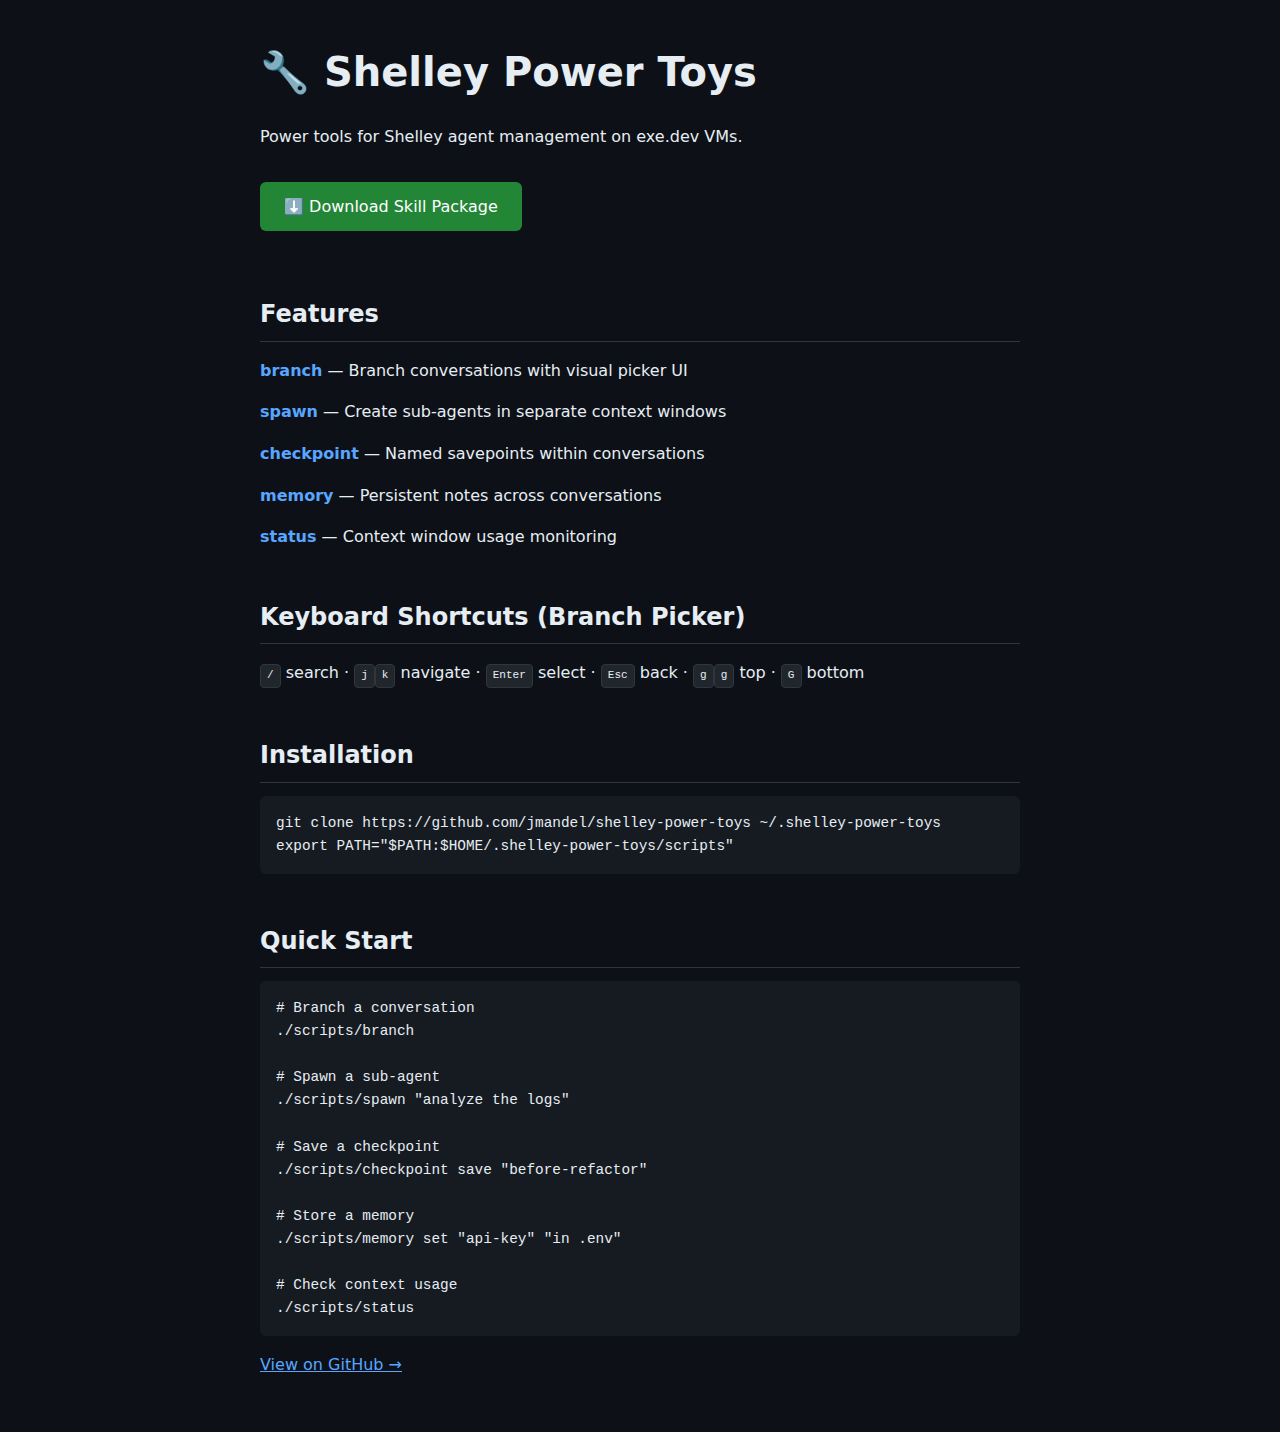
<file: pages/index.html>
<!DOCTYPE html>
<html>
<head>
  <meta charset="utf-8">
  <meta name="viewport" content="width=device-width, initial-scale=1">
  <title>Shelley Power Toys</title>
  <style>
    :root { --bg: #0d1117; --text: #e6edf3; --accent: #58a6ff; --border: #30363d; }
    * { box-sizing: border-box; margin: 0; padding: 0; }
    body { font-family: system-ui, sans-serif; background: var(--bg); color: var(--text); line-height: 1.6; }
    .container { max-width: 800px; margin: 0 auto; padding: 40px 20px; }
    h1 { font-size: 2.5em; margin-bottom: 0.5em; }
    h2 { margin-top: 2em; margin-bottom: 0.5em; border-bottom: 1px solid var(--border); padding-bottom: 0.3em; }
    p { margin: 1em 0; }
    a { color: var(--accent); }
    .download { display: inline-block; padding: 12px 24px; background: #238636; color: white; text-decoration: none; border-radius: 6px; font-weight: 500; margin: 1em 0; }
    .download:hover { background: #2ea043; }
    pre { background: #161b22; padding: 16px; border-radius: 6px; overflow-x: auto; margin: 1em 0; }
    code { font-family: ui-monospace, monospace; font-size: 0.9em; }
    kbd { display: inline-block; padding: 2px 6px; background: #21262d; border: 1px solid var(--border); border-radius: 4px; font-family: monospace; font-size: 0.85em; }
    .feature { margin: 1em 0; }
    .feature strong { color: var(--accent); }
  </style>
</head>
<body>
  <div class="container">
    <h1>🔧 Shelley Power Toys</h1>
    <p>Power tools for Shelley agent management on exe.dev VMs.</p>
    
    <a href="shelley-power-toys.skill" class="download">⬇️ Download Skill Package</a>
    
    <h2>Features</h2>
    <div class="feature"><strong>branch</strong> — Branch conversations with visual picker UI</div>
    <div class="feature"><strong>spawn</strong> — Create sub-agents in separate context windows</div>
    <div class="feature"><strong>checkpoint</strong> — Named savepoints within conversations</div>
    <div class="feature"><strong>memory</strong> — Persistent notes across conversations</div>
    <div class="feature"><strong>status</strong> — Context window usage monitoring</div>
    
    <h2>Keyboard Shortcuts (Branch Picker)</h2>
    <p>
      <kbd>/</kbd> search · 
      <kbd>j</kbd><kbd>k</kbd> navigate · 
      <kbd>Enter</kbd> select · 
      <kbd>Esc</kbd> back · 
      <kbd>g</kbd><kbd>g</kbd> top · 
      <kbd>G</kbd> bottom
    </p>
    
    <h2>Installation</h2>
    <pre><code>git clone https://github.com/jmandel/shelley-power-toys ~/.shelley-power-toys
export PATH="$PATH:$HOME/.shelley-power-toys/scripts"</code></pre>
    
    <h2>Quick Start</h2>
    <pre><code># Branch a conversation
./scripts/branch

# Spawn a sub-agent
./scripts/spawn "analyze the logs"

# Save a checkpoint
./scripts/checkpoint save "before-refactor"

# Store a memory
./scripts/memory set "api-key" "in .env"

# Check context usage
./scripts/status</code></pre>
    
    <p><a href="https://github.com/jmandel/shelley-power-toys">View on GitHub →</a></p>
  </div>
</body>
</html>
</file>
